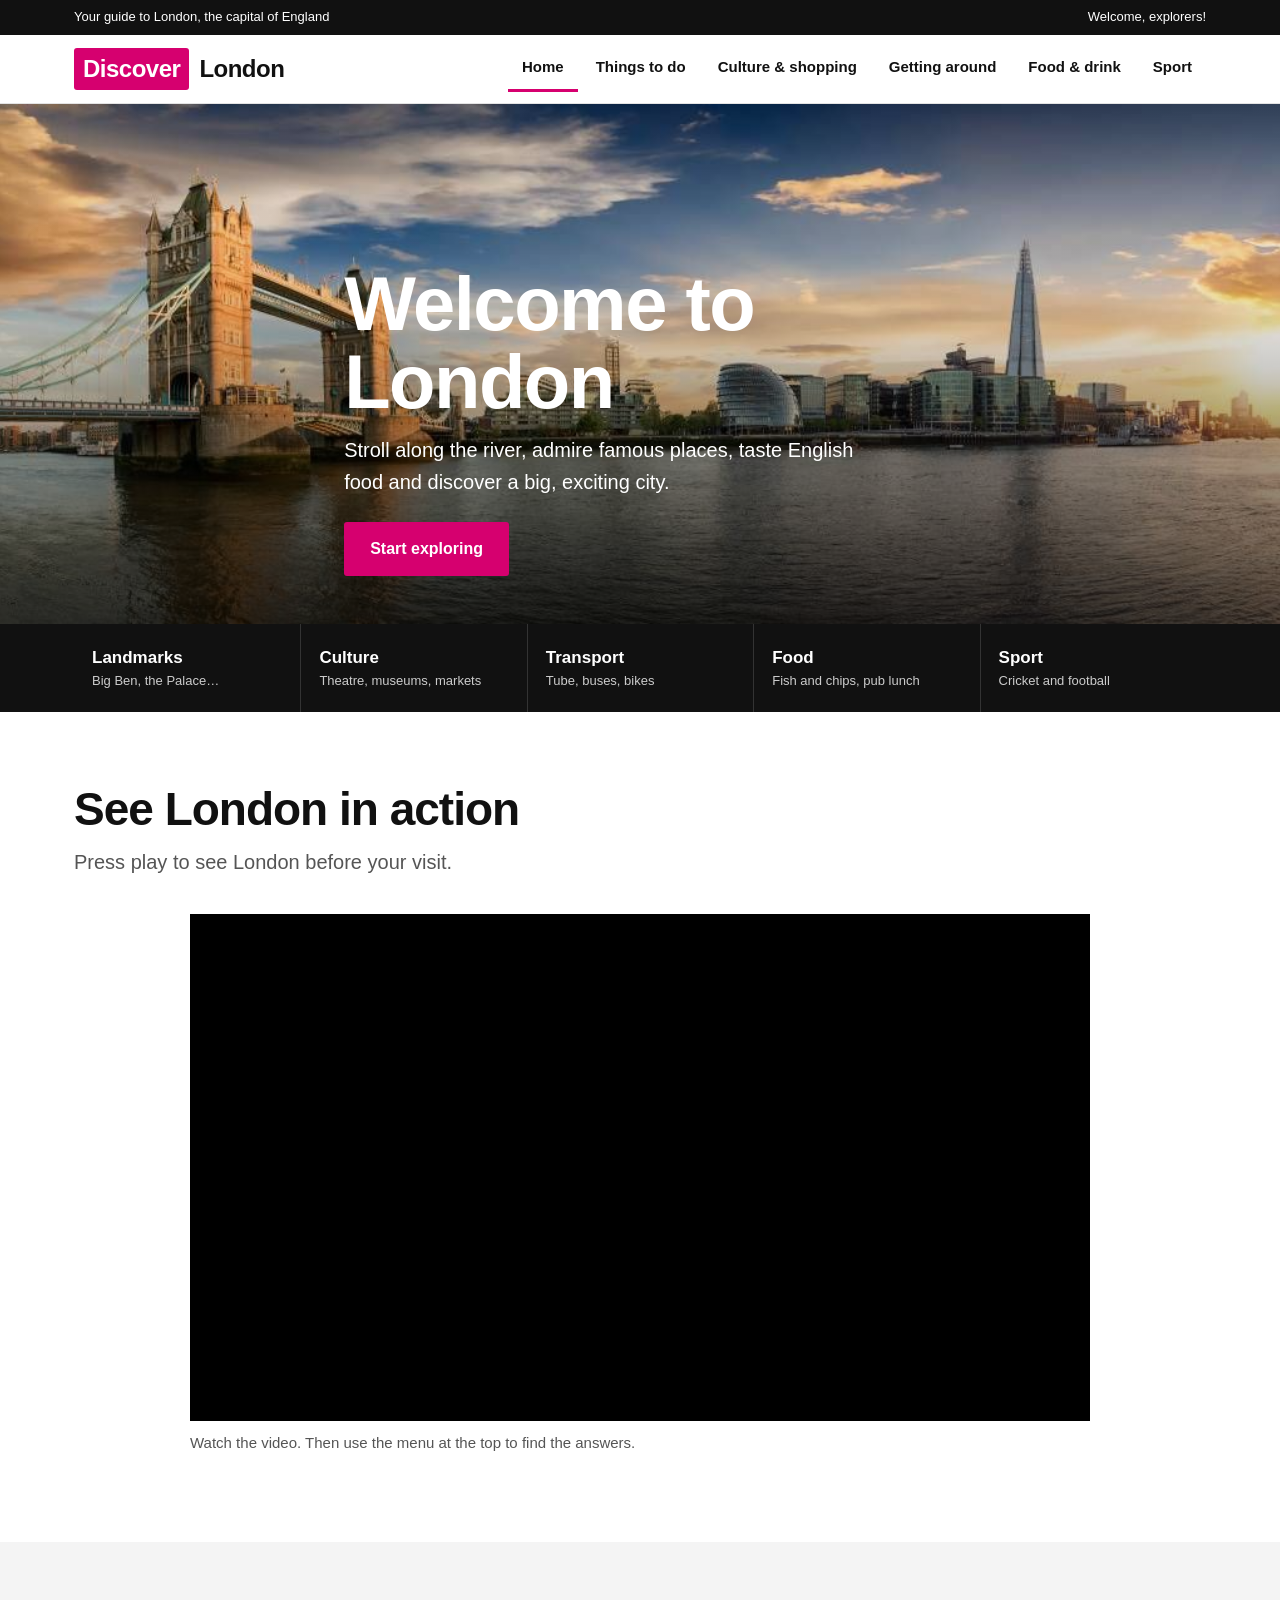
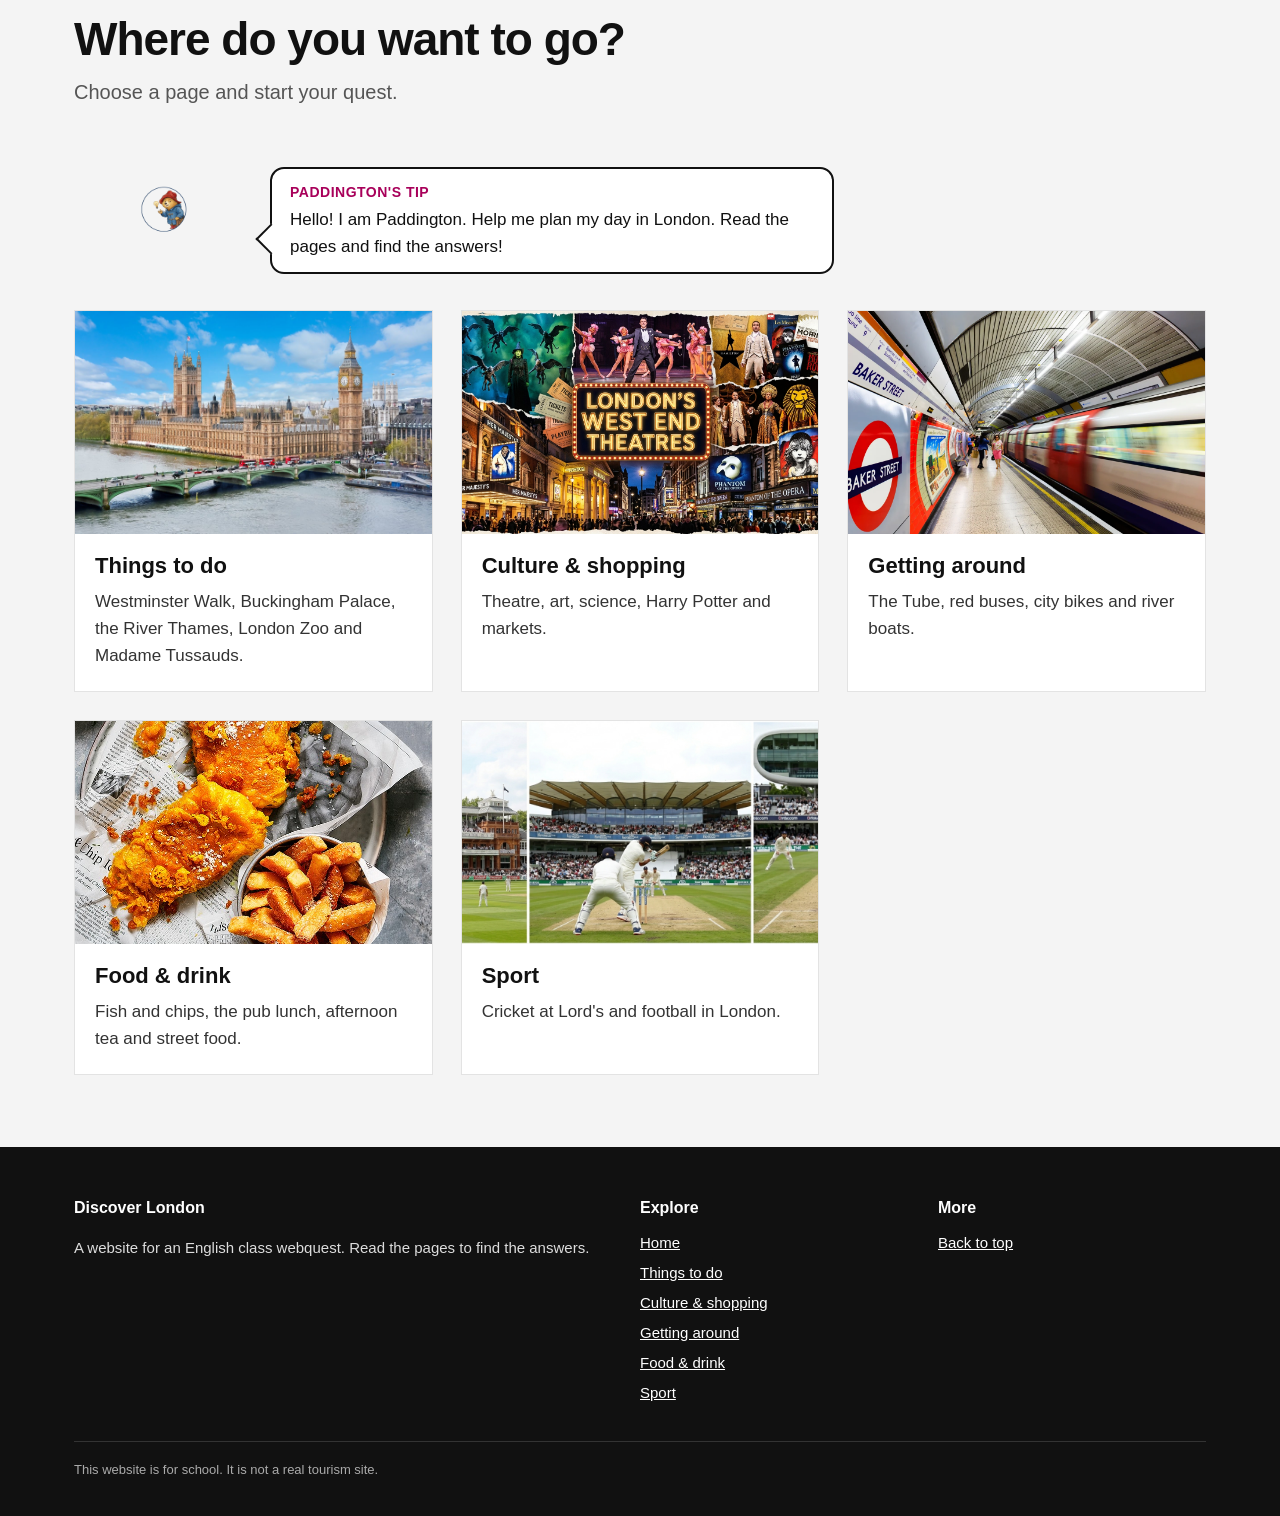
<file: index.html>
<!DOCTYPE html>
<html lang="en">
<head>
<meta charset="utf-8">
<meta name="viewport" content="width=device-width, initial-scale=1">
<title>Discover London – Your guide to the capital</title>
<link rel="stylesheet" href="style.css">
</head>
<body>

<div class="topbar"><div class="wrap"><span>Your guide to London, the capital of England</span><span>Welcome, explorers!</span></div></div>

<header class="site">
  <div class="wrap">
    <a class="logo" href="index.html"><span>Discover</span>London</a>
    <nav aria-label="Main">
      <ul>
        <li><a href="index.html" aria-current="page">Home</a></li>
        <li><a href="things-to-do.html">Things to do</a></li>
        <li><a href="culture.html">Culture &amp; shopping</a></li>
        <li><a href="transport.html">Getting around</a></li>
        <li><a href="food.html">Food &amp; drink</a></li>
        <li><a href="sport.html">Sport</a></li>
      </ul>
    </nav>
  </div>
</header>

<main id="top">

<div class="hero">
  <img src="images/hero.jpg" alt="" onerror="this.remove()">
  <div class="wrap">
    <h1>Welcome to London</h1>
    <p>Stroll along the river, admire famous places, taste English food and discover a big, exciting city.</p>
    <a class="btn" href="things-to-do.html">Start exploring</a>
  </div>
</div>

<div class="quick">
  <div class="wrap">
    <a href="things-to-do.html">Landmarks<small>Big Ben, the Palace…</small></a>
    <a href="culture.html">Culture<small>Theatre, museums, markets</small></a>
    <a href="transport.html">Transport<small>Tube, buses, bikes</small></a>
    <a href="food.html">Food<small>Fish and chips, pub lunch</small></a>
    <a href="sport.html">Sport<small>Cricket and football</small></a>
  </div>
</div>

<section>
  <div class="wrap">
    <h2>See London in action</h2>
    <p class="lead">Press play to see London before your visit.</p>
    <div class="video-box">
      <div class="video">
        <iframe src="https://www.youtube-nocookie.com/embed/hDOOMjDkMe0" title="Discover London video" loading="lazy" allow="accelerometer; encrypted-media; gyroscope; picture-in-picture" allowfullscreen referrerpolicy="strict-origin-when-cross-origin"></iframe>
      </div>
      <p class="caption">Watch the video. Then use the menu at the top to find the answers.</p>
    </div>
  </div>
</section>

<section class="alt">
  <div class="wrap">
    <h2>Where do you want to go?</h2>
    <p class="lead">Choose a page and start your quest.</p>
    <aside class="tip">
      <div class="tip-img"><span>P</span><img src="images/paddington.png" alt="Paddington Bear" onerror="this.parentNode.className='tip-img noimg';this.remove()"></div>
      <div class="bubble"><strong>Paddington's tip</strong><p>Hello! I am Paddington. Help me plan my day in London. Read the pages and find the answers!</p></div>
    </aside>
    <div class="grid">
      <a class="card" href="things-to-do.html">
        <div class="ph"><span>Things to do</span><img src="images/westminster.jpg" alt="" onerror="this.remove()"></div>
        <div class="body">
          <h3>Things to do</h3>
          <p>Westminster Walk, Buckingham Palace, the River Thames, London Zoo and Madame Tussauds.</p>
        </div>
      </a>
      <a class="card" href="culture.html">
        <div class="ph c4"><span>Culture &amp; shopping</span><img src="images/westend.jpg" alt="" onerror="this.remove()"></div>
        <div class="body">
          <h3>Culture &amp; shopping</h3>
          <p>Theatre, art, science, Harry Potter and markets.</p>
        </div>
      </a>
      <a class="card" href="transport.html">
        <div class="ph c2"><span>Getting around</span><img src="images/tube.jpg" alt="" onerror="this.remove()"></div>
        <div class="body">
          <h3>Getting around</h3>
          <p>The Tube, red buses, city bikes and river boats.</p>
        </div>
      </a>
      <a class="card" href="food.html">
        <div class="ph c3"><span>Food &amp; drink</span><img src="images/fishandchips.jpg" alt="" onerror="this.remove()"></div>
        <div class="body">
          <h3>Food &amp; drink</h3>
          <p>Fish and chips, the pub lunch, afternoon tea and street food.</p>
        </div>
      </a>
      <a class="card" href="sport.html">
        <div class="ph c4"><span>Sport</span><img src="images/cricket.jpg" alt="" onerror="this.remove()"></div>
        <div class="body">
          <h3>Sport</h3>
          <p>Cricket at Lord's and football in London.</p>
        </div>
      </a>
    </div>
  </div>
</section>

</main>

<footer>
  <div class="wrap">
    <div class="cols">
      <div>
        <h4>Discover London</h4>
        <p>A website for an English class webquest. Read the pages to find the answers.</p>
      </div>
      <div>
        <h4>Explore</h4>
        <ul>
          <li><a href="index.html">Home</a></li>
          <li><a href="things-to-do.html">Things to do</a></li>
          <li><a href="culture.html">Culture &amp; shopping</a></li>
          <li><a href="transport.html">Getting around</a></li>
          <li><a href="food.html">Food &amp; drink</a></li>
          <li><a href="sport.html">Sport</a></li>
        </ul>
      </div>
      <div>
        <h4>More</h4>
        <ul>
          <li><a href="#top">Back to top</a></li>
        </ul>
      </div>
    </div>
    <div class="legal">This website is for school. It is not a real tourism site.</div>
  </div>
</footer>

</body>
</html>
</file>
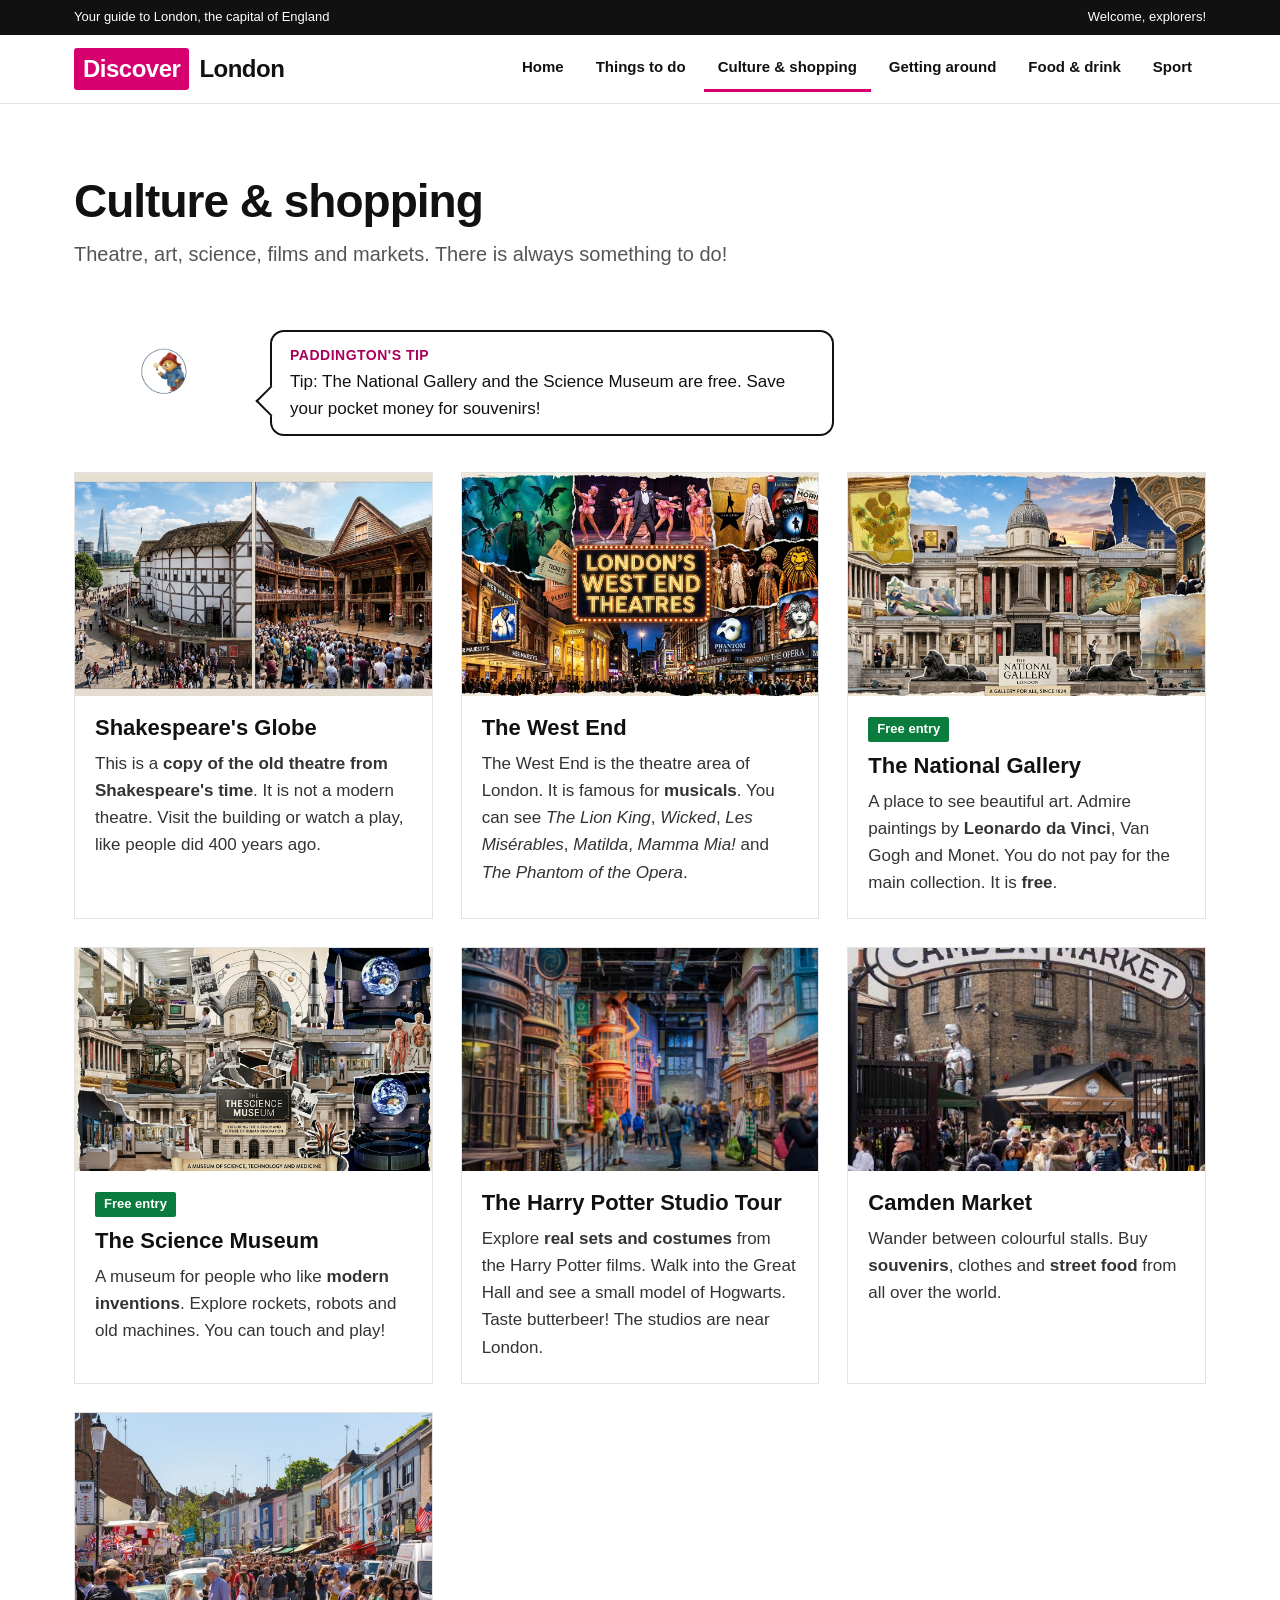
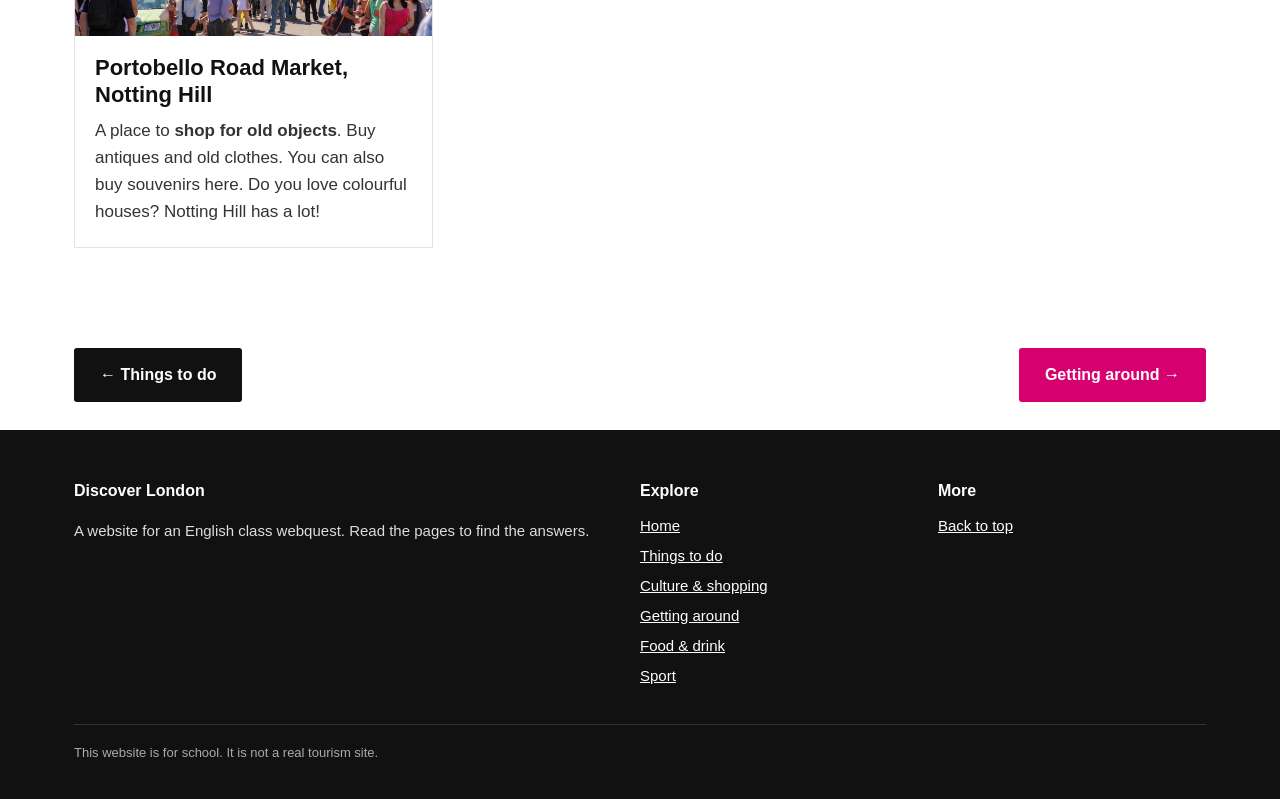
<file: culture.html>
<!DOCTYPE html>
<html lang="en">
<head>
<meta charset="utf-8">
<meta name="viewport" content="width=device-width, initial-scale=1">
<title>Culture & shopping – Discover London</title>
<link rel="stylesheet" href="style.css">
</head>
<body>

<div class="topbar"><div class="wrap"><span>Your guide to London, the capital of England</span><span>Welcome, explorers!</span></div></div>

<header class="site">
  <div class="wrap">
    <a class="logo" href="index.html"><span>Discover</span>London</a>
    <nav aria-label="Main">
      <ul>
        <li><a href="index.html">Home</a></li>
        <li><a href="things-to-do.html">Things to do</a></li>
        <li><a href="culture.html" aria-current="page">Culture &amp; shopping</a></li>
        <li><a href="transport.html">Getting around</a></li>
        <li><a href="food.html">Food &amp; drink</a></li>
        <li><a href="sport.html">Sport</a></li>
      </ul>
    </nav>
  </div>
</header>

<main id="top">

<section id="culture">
  <div class="wrap">
    <h2>Culture &amp; shopping</h2>
    <p class="lead">Theatre, art, science, films and markets. There is always something to do!</p>
    <aside class="tip">
      <div class="tip-img"><span>P</span><img src="images/paddington.png" alt="Paddington Bear" onerror="this.parentNode.className='tip-img noimg';this.remove()"></div>
      <div class="bubble"><strong>Paddington's tip</strong><p>Tip: The National Gallery and the Science Museum are free. Save your pocket money for souvenirs!</p></div>
    </aside>

    <div class="grid">
      <article class="card">
        <div class="ph c2"><span>Shakespeare's Globe</span><img src="images/globe.jpg" alt="Inside Shakespeare's Globe theatre" onerror="this.remove()"></div>
        <div class="body">
          <h3>Shakespeare's Globe</h3>
          <p>This is a <strong>copy of the old theatre from Shakespeare's time</strong>. It is not a modern theatre. Visit the building or watch a play, like people did 400 years ago.</p>
        </div>
      </article>
      <article class="card">
        <div class="ph c4"><span>West End theatres</span><img src="images/westend.jpg" alt="West End theatre lights" onerror="this.remove()"></div>
        <div class="body">
          <h3>The West End</h3>
          <p>The West End is the theatre area of London. It is famous for <strong>musicals</strong>. You can see <em>The Lion King</em>, <em>Wicked</em>, <em>Les Misérables</em>, <em>Matilda</em>, <em>Mamma Mia!</em> and <em>The Phantom of the Opera</em>.</p>
        </div>
      </article>
      <article class="card">
        <div class="ph c3"><span>National Gallery</span><img src="images/gallery.jpg" alt="Paintings in the National Gallery" onerror="this.remove()"></div>
        <div class="body">
          <span class="tag free">Free entry</span>
          <h3>The National Gallery</h3>
          <p>A place to see beautiful art. Admire paintings by <strong>Leonardo da Vinci</strong>, Van Gogh and Monet. You do not pay for the main collection. It is <strong>free</strong>.</p>
        </div>
      </article>
      <article class="card">
        <div class="ph"><span>Science Museum</span><img src="images/science.jpg" alt="Inside the Science Museum" onerror="this.remove()"></div>
        <div class="body">
          <span class="tag free">Free entry</span>
          <h3>The Science Museum</h3>
          <p>A museum for people who like <strong>modern inventions</strong>. Explore rockets, robots and old machines. You can touch and play!</p>
        </div>
      </article>
      <article class="card">
        <div class="ph c2"><span>Harry Potter Studio Tour</span><img src="images/harrypotter.jpg" alt="Harry Potter studio set" onerror="this.remove()"></div>
        <div class="body">
          <h3>The Harry Potter Studio Tour</h3>
          <p>Explore <strong>real sets and costumes</strong> from the Harry Potter films. Walk into the Great Hall and see a small model of Hogwarts. Taste butterbeer! The studios are near London.</p>
        </div>
      </article>
      <article class="card">
        <div class="ph c3"><span>Camden Market</span><img src="images/camden.jpg" alt="Stalls at Camden Market" onerror="this.remove()"></div>
        <div class="body">
          <h3>Camden Market</h3>
          <p>Wander between colourful stalls. Buy <strong>souvenirs</strong>, clothes and <strong>street food</strong> from all over the world.</p>
        </div>
      </article>
      <article class="card">
        <div class="ph c2"><span>Portobello Road Market</span><img src="images/portobello.jpg" alt="Antique stalls on Portobello Road" onerror="this.remove()"></div>
        <div class="body">
          <h3>Portobello Road Market, Notting Hill</h3>
          <p>A place to <strong>shop for old objects</strong>. Buy antiques and old clothes. You can also buy souvenirs here. Do you love colourful houses? Notting Hill has a lot!</p>
        </div>
      </article>
    </div>
  </div>
</section>

<div class="pager">
  <a class="btn dark" href="things-to-do.html">← Things to do</a>
  <a class="btn" href="transport.html">Getting around →</a>
</div>

</main>

<footer>
  <div class="wrap">
    <div class="cols">
      <div>
        <h4>Discover London</h4>
        <p>A website for an English class webquest. Read the pages to find the answers.</p>
      </div>
      <div>
        <h4>Explore</h4>
        <ul>
          <li><a href="index.html">Home</a></li>
          <li><a href="things-to-do.html">Things to do</a></li>
          <li><a href="culture.html">Culture &amp; shopping</a></li>
          <li><a href="transport.html">Getting around</a></li>
          <li><a href="food.html">Food &amp; drink</a></li>
          <li><a href="sport.html">Sport</a></li>
        </ul>
      </div>
      <div>
        <h4>More</h4>
        <ul>
          <li><a href="#top">Back to top</a></li>
        </ul>
      </div>
    </div>
    <div class="legal">This website is for school. It is not a real tourism site.</div>
  </div>
</footer>

</body>
</html>
</file>
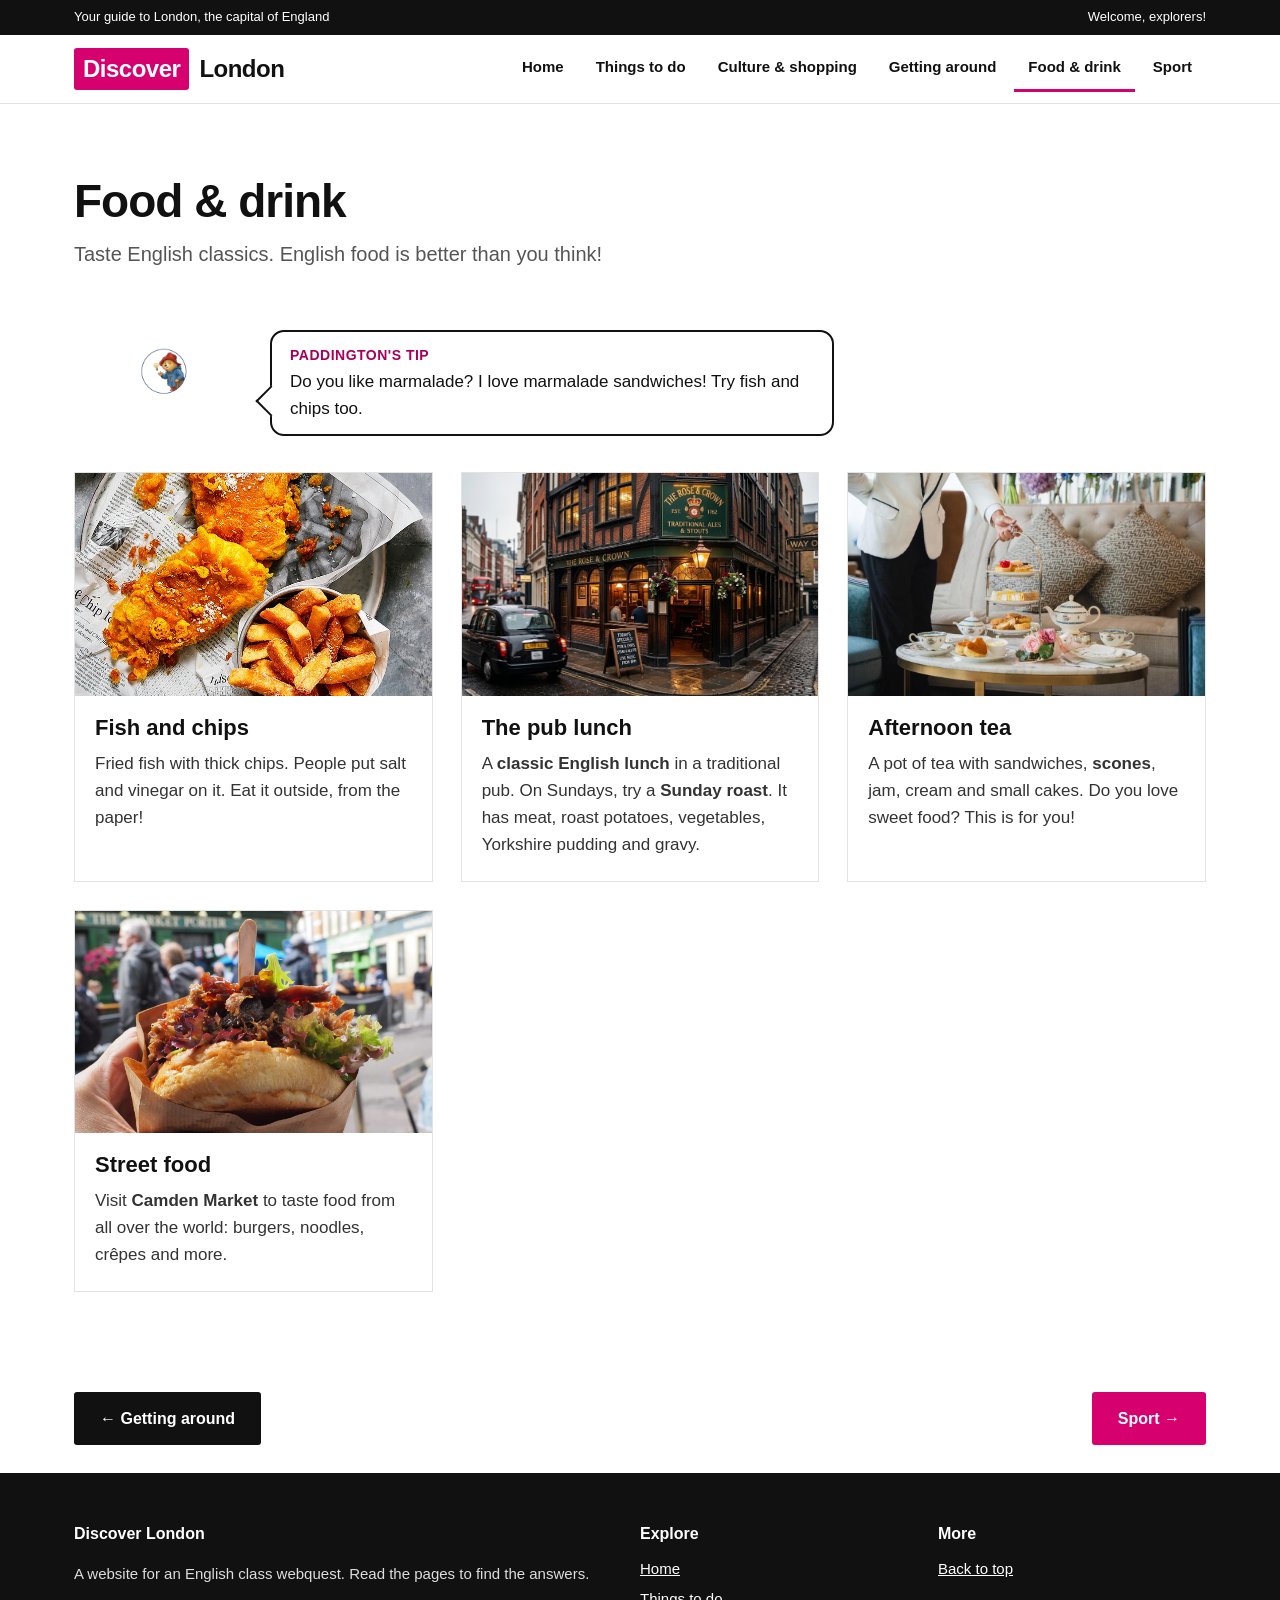
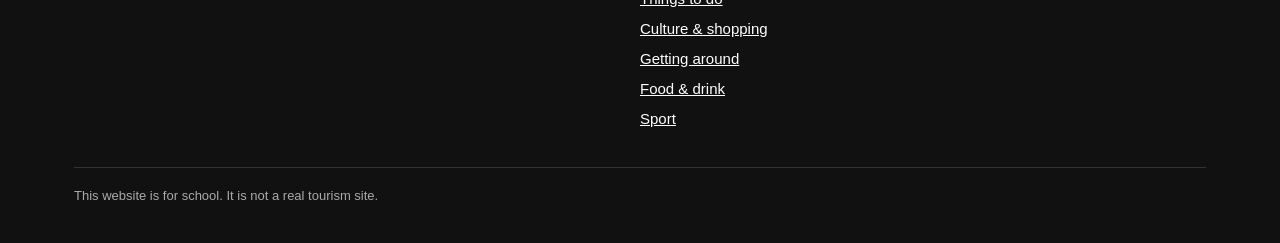
<file: food.html>
<!DOCTYPE html>
<html lang="en">
<head>
<meta charset="utf-8">
<meta name="viewport" content="width=device-width, initial-scale=1">
<title>Food & drink – Discover London</title>
<link rel="stylesheet" href="style.css">
</head>
<body>

<div class="topbar"><div class="wrap"><span>Your guide to London, the capital of England</span><span>Welcome, explorers!</span></div></div>

<header class="site">
  <div class="wrap">
    <a class="logo" href="index.html"><span>Discover</span>London</a>
    <nav aria-label="Main">
      <ul>
        <li><a href="index.html">Home</a></li>
        <li><a href="things-to-do.html">Things to do</a></li>
        <li><a href="culture.html">Culture &amp; shopping</a></li>
        <li><a href="transport.html">Getting around</a></li>
        <li><a href="food.html" aria-current="page">Food &amp; drink</a></li>
        <li><a href="sport.html">Sport</a></li>
      </ul>
    </nav>
  </div>
</header>

<main id="top">

<section id="food">
  <div class="wrap">
    <h2>Food &amp; drink</h2>
    <p class="lead">Taste English classics. English food is better than you think!</p>
    <aside class="tip">
      <div class="tip-img"><span>P</span><img src="images/paddington.png" alt="Paddington Bear" onerror="this.parentNode.className='tip-img noimg';this.remove()"></div>
      <div class="bubble"><strong>Paddington's tip</strong><p>Do you like marmalade? I love marmalade sandwiches! Try fish and chips too.</p></div>
    </aside>

    <div class="grid">
      <article class="card">
        <div class="ph c2"><span>Fish and chips</span><img src="images/fishandchips.jpg" alt="Fish and chips" onerror="this.remove()"></div>
        <div class="body">
          <h3>Fish and chips</h3>
          <p>Fried fish with thick chips. People put salt and vinegar on it. Eat it outside, from the paper!</p>
        </div>
      </article>
      <article class="card">
        <div class="ph c3"><span>Pub lunch</span><img src="images/pub.jpg" alt="A traditional English pub" onerror="this.remove()"></div>
        <div class="body">
          <h3>The pub lunch</h3>
          <p>A <strong>classic English lunch</strong> in a traditional pub. On Sundays, try a <strong>Sunday roast</strong>. It has meat, roast potatoes, vegetables, Yorkshire pudding and gravy.</p>
        </div>
      </article>
      <article class="card">
        <div class="ph c4"><span>Afternoon tea</span><img src="images/tea.jpg" alt="Afternoon tea with scones" onerror="this.remove()"></div>
        <div class="body">
          <h3>Afternoon tea</h3>
          <p>A pot of tea with sandwiches, <strong>scones</strong>, jam, cream and small cakes. Do you love sweet food? This is for you!</p>
        </div>
      </article>
      <article class="card">
        <div class="ph"><span>Street food</span><img src="images/streetfood.jpg" alt="Street food stall" onerror="this.remove()"></div>
        <div class="body">
          <h3>Street food</h3>
          <p>Visit <strong>Camden Market</strong> to taste food from all over the world: burgers, noodles, crêpes and more.</p>
        </div>
      </article>
    </div>
  </div>
</section>

<div class="pager">
  <a class="btn dark" href="transport.html">← Getting around</a>
  <a class="btn" href="sport.html">Sport →</a>
</div>

</main>

<footer>
  <div class="wrap">
    <div class="cols">
      <div>
        <h4>Discover London</h4>
        <p>A website for an English class webquest. Read the pages to find the answers.</p>
      </div>
      <div>
        <h4>Explore</h4>
        <ul>
          <li><a href="index.html">Home</a></li>
          <li><a href="things-to-do.html">Things to do</a></li>
          <li><a href="culture.html">Culture &amp; shopping</a></li>
          <li><a href="transport.html">Getting around</a></li>
          <li><a href="food.html">Food &amp; drink</a></li>
          <li><a href="sport.html">Sport</a></li>
        </ul>
      </div>
      <div>
        <h4>More</h4>
        <ul>
          <li><a href="#top">Back to top</a></li>
        </ul>
      </div>
    </div>
    <div class="legal">This website is for school. It is not a real tourism site.</div>
  </div>
</footer>

</body>
</html>
</file>
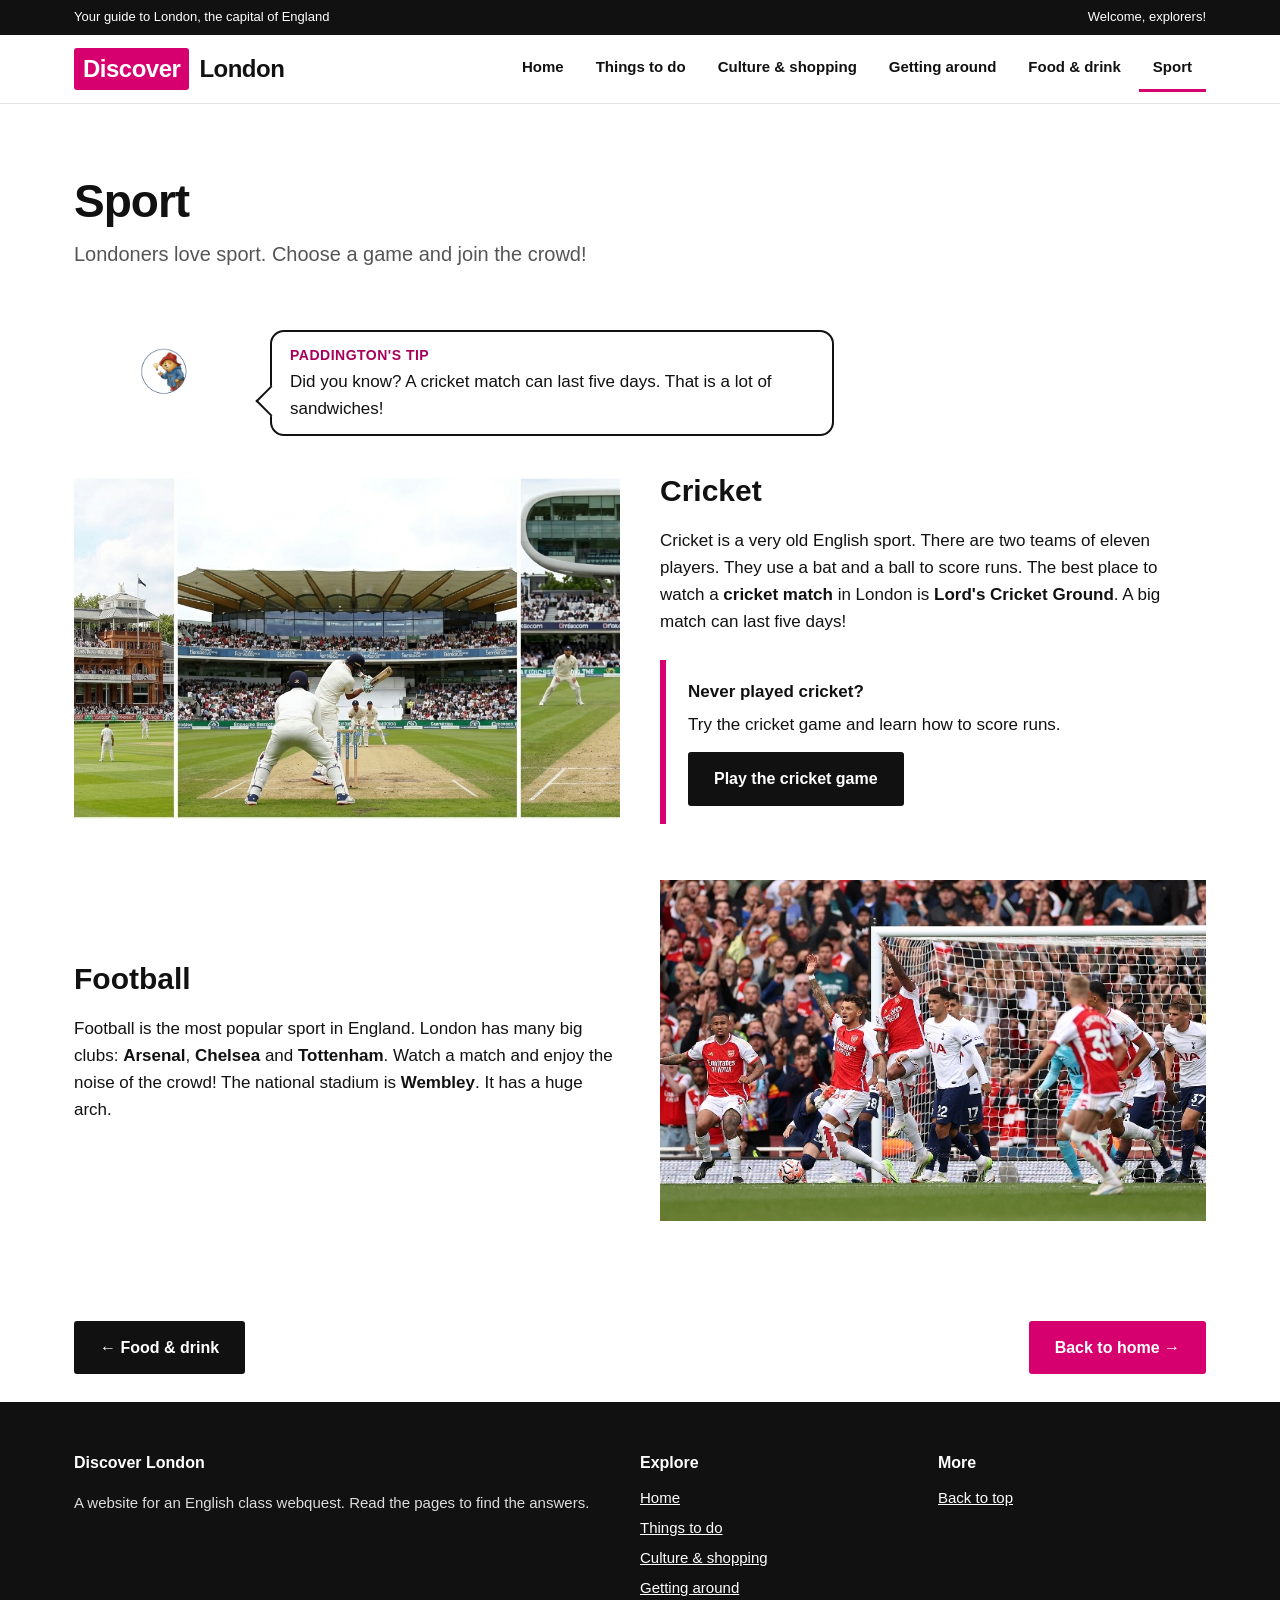
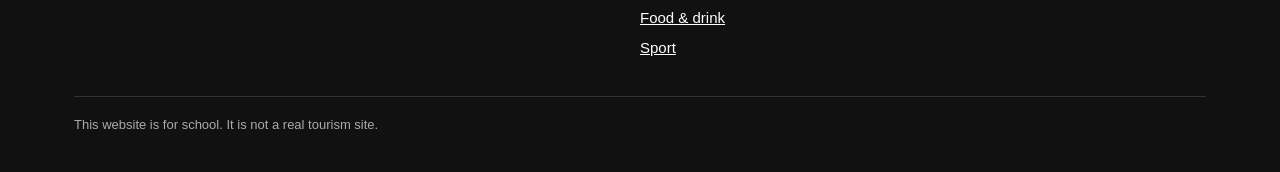
<file: sport.html>
<!DOCTYPE html>
<html lang="en">
<head>
<meta charset="utf-8">
<meta name="viewport" content="width=device-width, initial-scale=1">
<title>Sport – Discover London</title>
<link rel="stylesheet" href="style.css">
</head>
<body>

<div class="topbar"><div class="wrap"><span>Your guide to London, the capital of England</span><span>Welcome, explorers!</span></div></div>

<header class="site">
  <div class="wrap">
    <a class="logo" href="index.html"><span>Discover</span>London</a>
    <nav aria-label="Main">
      <ul>
        <li><a href="index.html">Home</a></li>
        <li><a href="things-to-do.html">Things to do</a></li>
        <li><a href="culture.html">Culture &amp; shopping</a></li>
        <li><a href="transport.html">Getting around</a></li>
        <li><a href="food.html">Food &amp; drink</a></li>
        <li><a href="sport.html" aria-current="page">Sport</a></li>
      </ul>
    </nav>
  </div>
</header>

<main id="top">

<section id="sport" >
  <div class="wrap">
    <h2>Sport</h2>
    <p class="lead">Londoners love sport. Choose a game and join the crowd!</p>
    <aside class="tip">
      <div class="tip-img"><span>P</span><img src="images/paddington.png" alt="Paddington Bear" onerror="this.parentNode.className='tip-img noimg';this.remove()"></div>
      <div class="bubble"><strong>Paddington's tip</strong><p>Did you know? A cricket match can last five days. That is a lot of sandwiches!</p></div>
    </aside>

    <div class="feature" style="margin-bottom:56px">
      <div class="ph c3"><span>Lord's Cricket Ground</span><img src="images/cricket.jpg" alt="A cricket match at Lord's" onerror="this.remove()"></div>
      <div>
        <h3 style="font-size:30px">Cricket</h3>
        <p>Cricket is a very old English sport. There are two teams of eleven players. They use a bat and a ball to score runs. The best place to watch a <strong>cricket match</strong> in London is <strong>Lord's Cricket Ground</strong>. A big match can last five days!</p>
        <div class="callout">
          <strong>Never played cricket?</strong>
          <p style="margin:6px 0 14px">Try the cricket game and learn how to score runs.</p>
          <a class="btn dark" href="https://www.google.com/logos/2017/cricket17/cricket17.html?hl=en&amp;origin=www.google.com" target="_blank" rel="noopener noreferrer">Play the cricket game</a>
        </div>
      </div>
    </div>

    <div class="feature flip">
      <div class="ph c2"><span>Wembley Stadium</span><img src="images/football.jpg" alt="A football stadium" onerror="this.remove()"></div>
      <div>
        <h3 style="font-size:30px">Football</h3>
        <p>Football is the most popular sport in England. London has many big clubs: <strong>Arsenal</strong>, <strong>Chelsea</strong> and <strong>Tottenham</strong>. Watch a match and enjoy the noise of the crowd! The national stadium is <strong>Wembley</strong>. It has a huge arch.</p>
      </div>
    </div>
  </div>
</section>

<div class="pager">
  <a class="btn dark" href="food.html">← Food &amp; drink</a>
  <a class="btn" href="index.html">Back to home →</a>
</div>

</main>

<footer>
  <div class="wrap">
    <div class="cols">
      <div>
        <h4>Discover London</h4>
        <p>A website for an English class webquest. Read the pages to find the answers.</p>
      </div>
      <div>
        <h4>Explore</h4>
        <ul>
          <li><a href="index.html">Home</a></li>
          <li><a href="things-to-do.html">Things to do</a></li>
          <li><a href="culture.html">Culture &amp; shopping</a></li>
          <li><a href="transport.html">Getting around</a></li>
          <li><a href="food.html">Food &amp; drink</a></li>
          <li><a href="sport.html">Sport</a></li>
        </ul>
      </div>
      <div>
        <h4>More</h4>
        <ul>
          <li><a href="#top">Back to top</a></li>
        </ul>
      </div>
    </div>
    <div class="legal">This website is for school. It is not a real tourism site.</div>
  </div>
</footer>

</body>
</html>
</file>
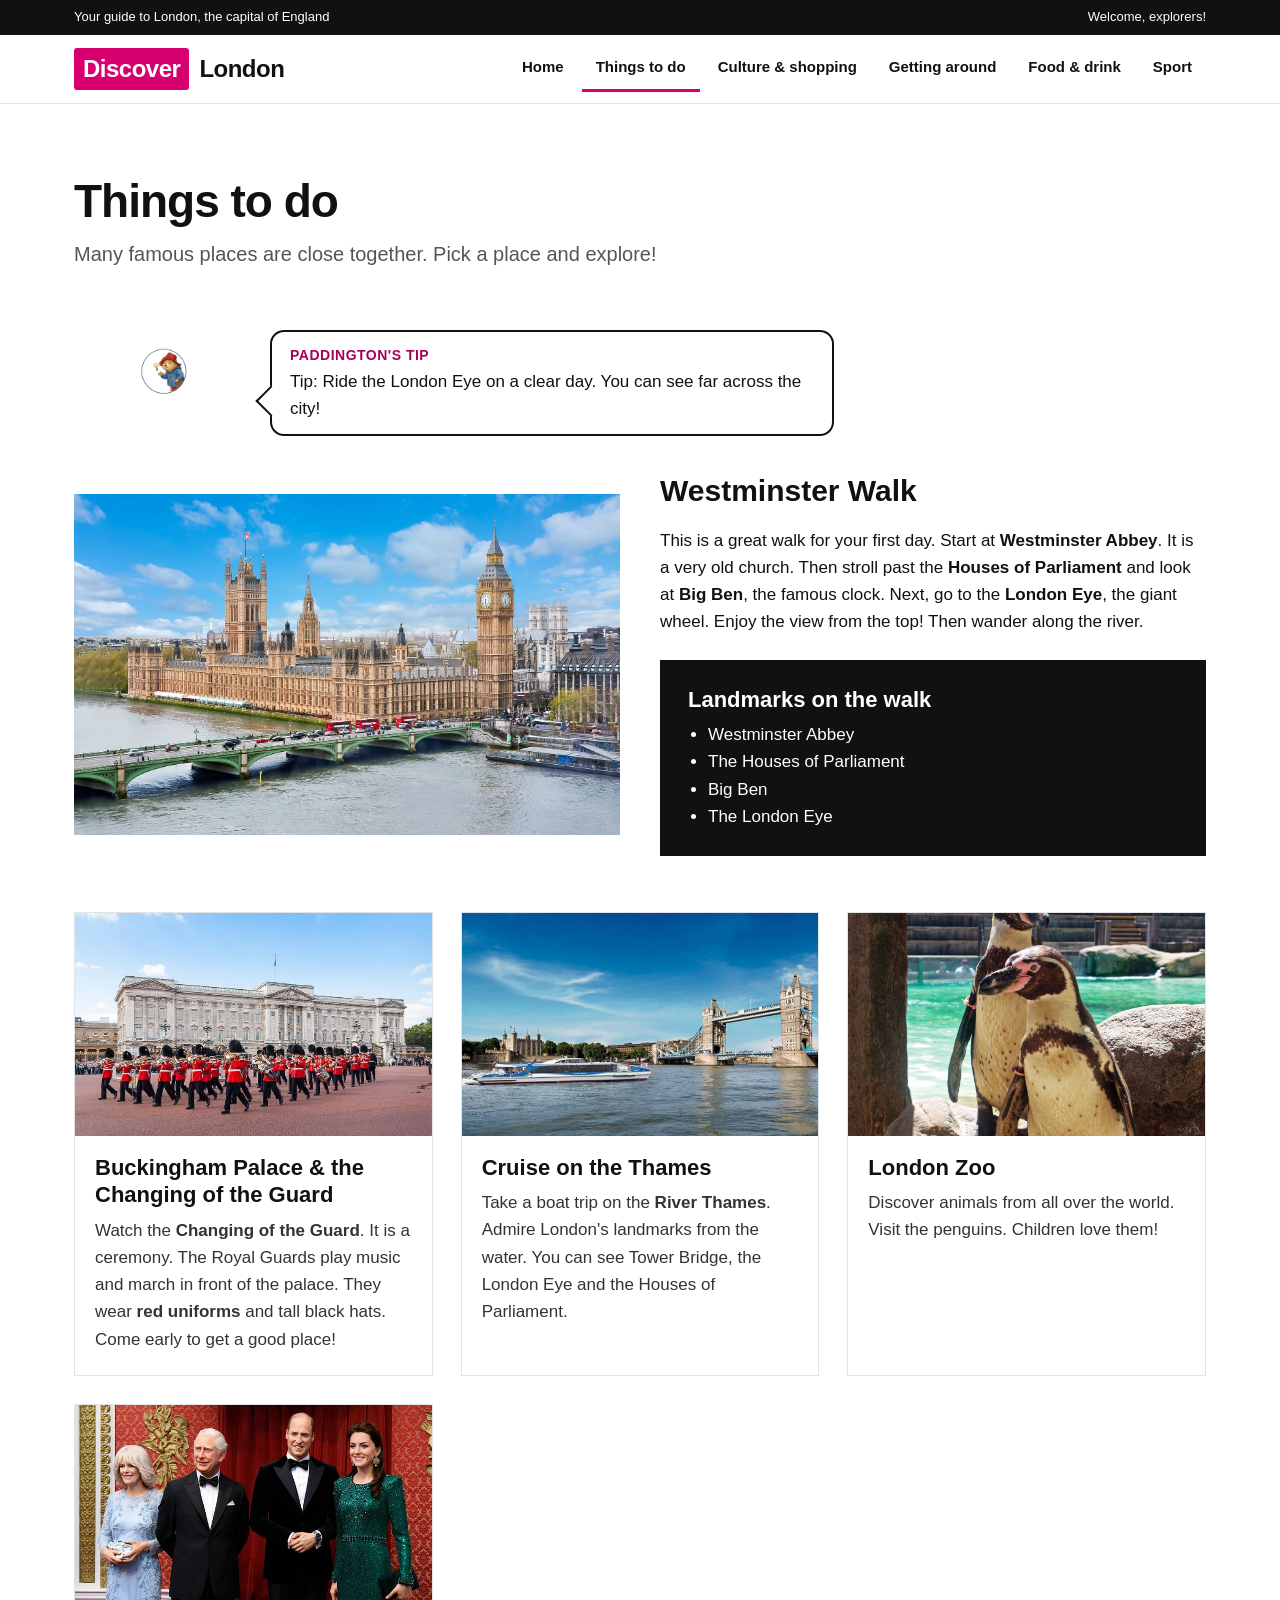
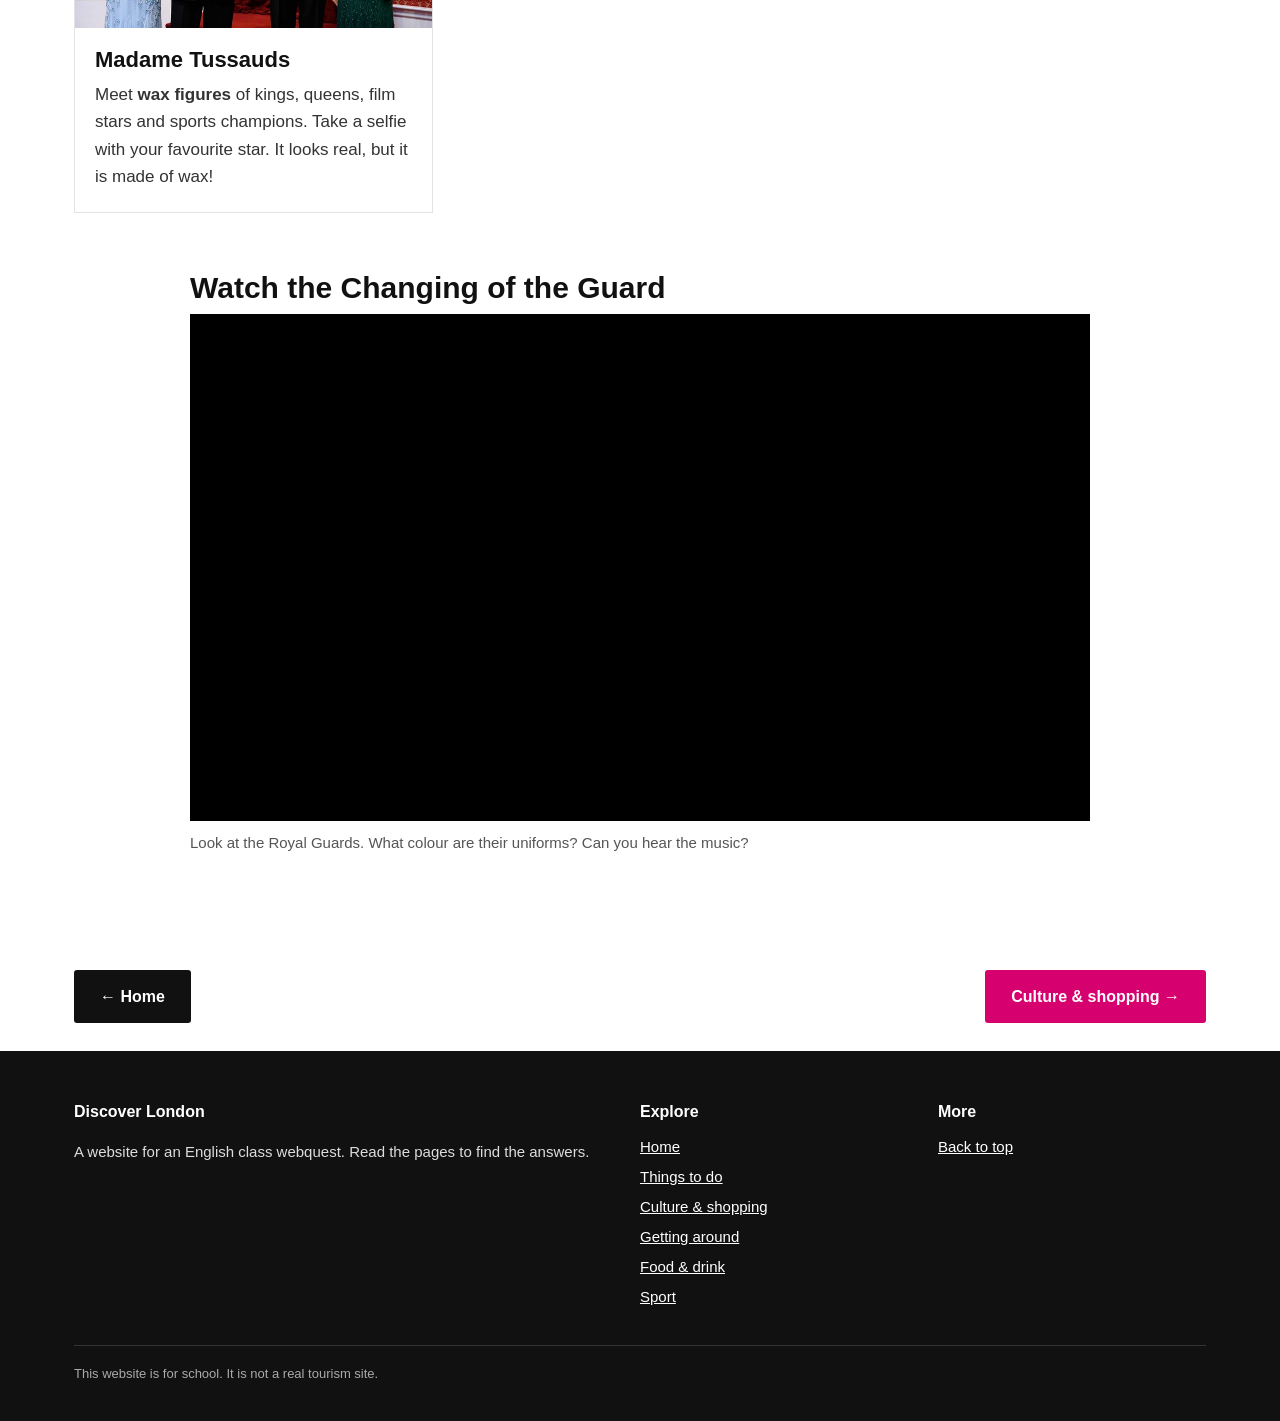
<file: things-to-do.html>
<!DOCTYPE html>
<html lang="en">
<head>
<meta charset="utf-8">
<meta name="viewport" content="width=device-width, initial-scale=1">
<title>Things to do – Discover London</title>
<link rel="stylesheet" href="style.css">
</head>
<body>

<div class="topbar"><div class="wrap"><span>Your guide to London, the capital of England</span><span>Welcome, explorers!</span></div></div>

<header class="site">
  <div class="wrap">
    <a class="logo" href="index.html"><span>Discover</span>London</a>
    <nav aria-label="Main">
      <ul>
        <li><a href="index.html">Home</a></li>
        <li><a href="things-to-do.html" aria-current="page">Things to do</a></li>
        <li><a href="culture.html">Culture &amp; shopping</a></li>
        <li><a href="transport.html">Getting around</a></li>
        <li><a href="food.html">Food &amp; drink</a></li>
        <li><a href="sport.html">Sport</a></li>
      </ul>
    </nav>
  </div>
</header>

<main id="top">

<section id="things-to-do" >
  <div class="wrap">
    <h2>Things to do</h2>
    <p class="lead">Many famous places are close together. Pick a place and explore!</p>
    <aside class="tip">
      <div class="tip-img"><span>P</span><img src="images/paddington.png" alt="Paddington Bear" onerror="this.parentNode.className='tip-img noimg';this.remove()"></div>
      <div class="bubble"><strong>Paddington's tip</strong><p>Tip: Ride the London Eye on a clear day. You can see far across the city!</p></div>
    </aside>

    <div class="feature" style="margin-bottom:56px">
      <div class="ph"><span>Westminster Walk</span><img src="images/westminster.jpg" alt="Big Ben and the Houses of Parliament" onerror="this.remove()"></div>
      <div>
        <h3 style="font-size:30px">Westminster Walk</h3>
        <p>This is a great walk for your first day. Start at <strong>Westminster Abbey</strong>. It is a very old church. Then stroll past the <strong>Houses of Parliament</strong> and look at <strong>Big Ben</strong>, the famous clock. Next, go to the <strong>London Eye</strong>, the giant wheel. Enjoy the view from the top! Then wander along the river.</p>
        <div class="facts">
          <h3>Landmarks on the walk</h3>
          <ul><li>Westminster Abbey</li><li>The Houses of Parliament</li><li>Big Ben</li><li>The London Eye</li></ul>
        </div>
      </div>
    </div>

    <div class="grid">
      <article class="card">
        <div class="ph c2"><span>Buckingham Palace</span><img src="images/palace.jpg" alt="Royal guards at Buckingham Palace" onerror="this.remove()"></div>
        <div class="body">
          <h3>Buckingham Palace &amp; the Changing of the Guard</h3>
          <p>Watch the <strong>Changing of the Guard</strong>. It is a ceremony. The Royal Guards play music and march in front of the palace. They wear <strong>red uniforms</strong> and tall black hats. Come early to get a good place!</p>
        </div>
      </article>
      <article class="card">
        <div class="ph c4"><span>River Thames</span><img src="images/thames.jpg" alt="A boat on the River Thames" onerror="this.remove()"></div>
        <div class="body">
          <h3>Cruise on the Thames</h3>
          <p>Take a boat trip on the <strong>River Thames</strong>. Admire London's landmarks from the water. You can see Tower Bridge, the London Eye and the Houses of Parliament.</p>
        </div>
      </article>
      <article class="card">
        <div class="ph c3"><span>London Zoo</span><img src="images/zoo.jpg" alt="Penguins at London Zoo" onerror="this.remove()"></div>
        <div class="body">
          <h3>London Zoo</h3>
          <p>Discover animals from all over the world. Visit the penguins. Children love them!</p>
        </div>
      </article>
      <article class="card">
        <div class="ph"><span>Madame Tussauds</span><img src="images/tussauds.jpg" alt="Wax figures at Madame Tussauds" onerror="this.remove()"></div>
        <div class="body">
          <h3>Madame Tussauds</h3>
          <p>Meet <strong>wax figures</strong> of kings, queens, film stars and sports champions. Take a selfie with your favourite star. It looks real, but it is made of wax!</p>
        </div>
      </article>
    </div>

    <div class="video-box" style="margin-top:56px">
      <h3 style="font-size:30px">Watch the Changing of the Guard</h3>
      <div class="video">
        <iframe src="https://www.youtube-nocookie.com/embed/WAp3DBVds90" title="Changing of the Guard video" loading="lazy" allow="accelerometer; encrypted-media; gyroscope; picture-in-picture" allowfullscreen referrerpolicy="strict-origin-when-cross-origin"></iframe>
      </div>
      <p class="caption">Look at the Royal Guards. What colour are their uniforms? Can you hear the music?</p>
    </div>
  </div>
</section>

<div class="pager">
  <a class="btn dark" href="index.html">← Home</a>
  <a class="btn" href="culture.html">Culture &amp; shopping →</a>
</div>

</main>

<footer>
  <div class="wrap">
    <div class="cols">
      <div>
        <h4>Discover London</h4>
        <p>A website for an English class webquest. Read the pages to find the answers.</p>
      </div>
      <div>
        <h4>Explore</h4>
        <ul>
          <li><a href="index.html">Home</a></li>
          <li><a href="things-to-do.html">Things to do</a></li>
          <li><a href="culture.html">Culture &amp; shopping</a></li>
          <li><a href="transport.html">Getting around</a></li>
          <li><a href="food.html">Food &amp; drink</a></li>
          <li><a href="sport.html">Sport</a></li>
        </ul>
      </div>
      <div>
        <h4>More</h4>
        <ul>
          <li><a href="#top">Back to top</a></li>
        </ul>
      </div>
    </div>
    <div class="legal">This website is for school. It is not a real tourism site.</div>
  </div>
</footer>

</body>
</html>
</file>
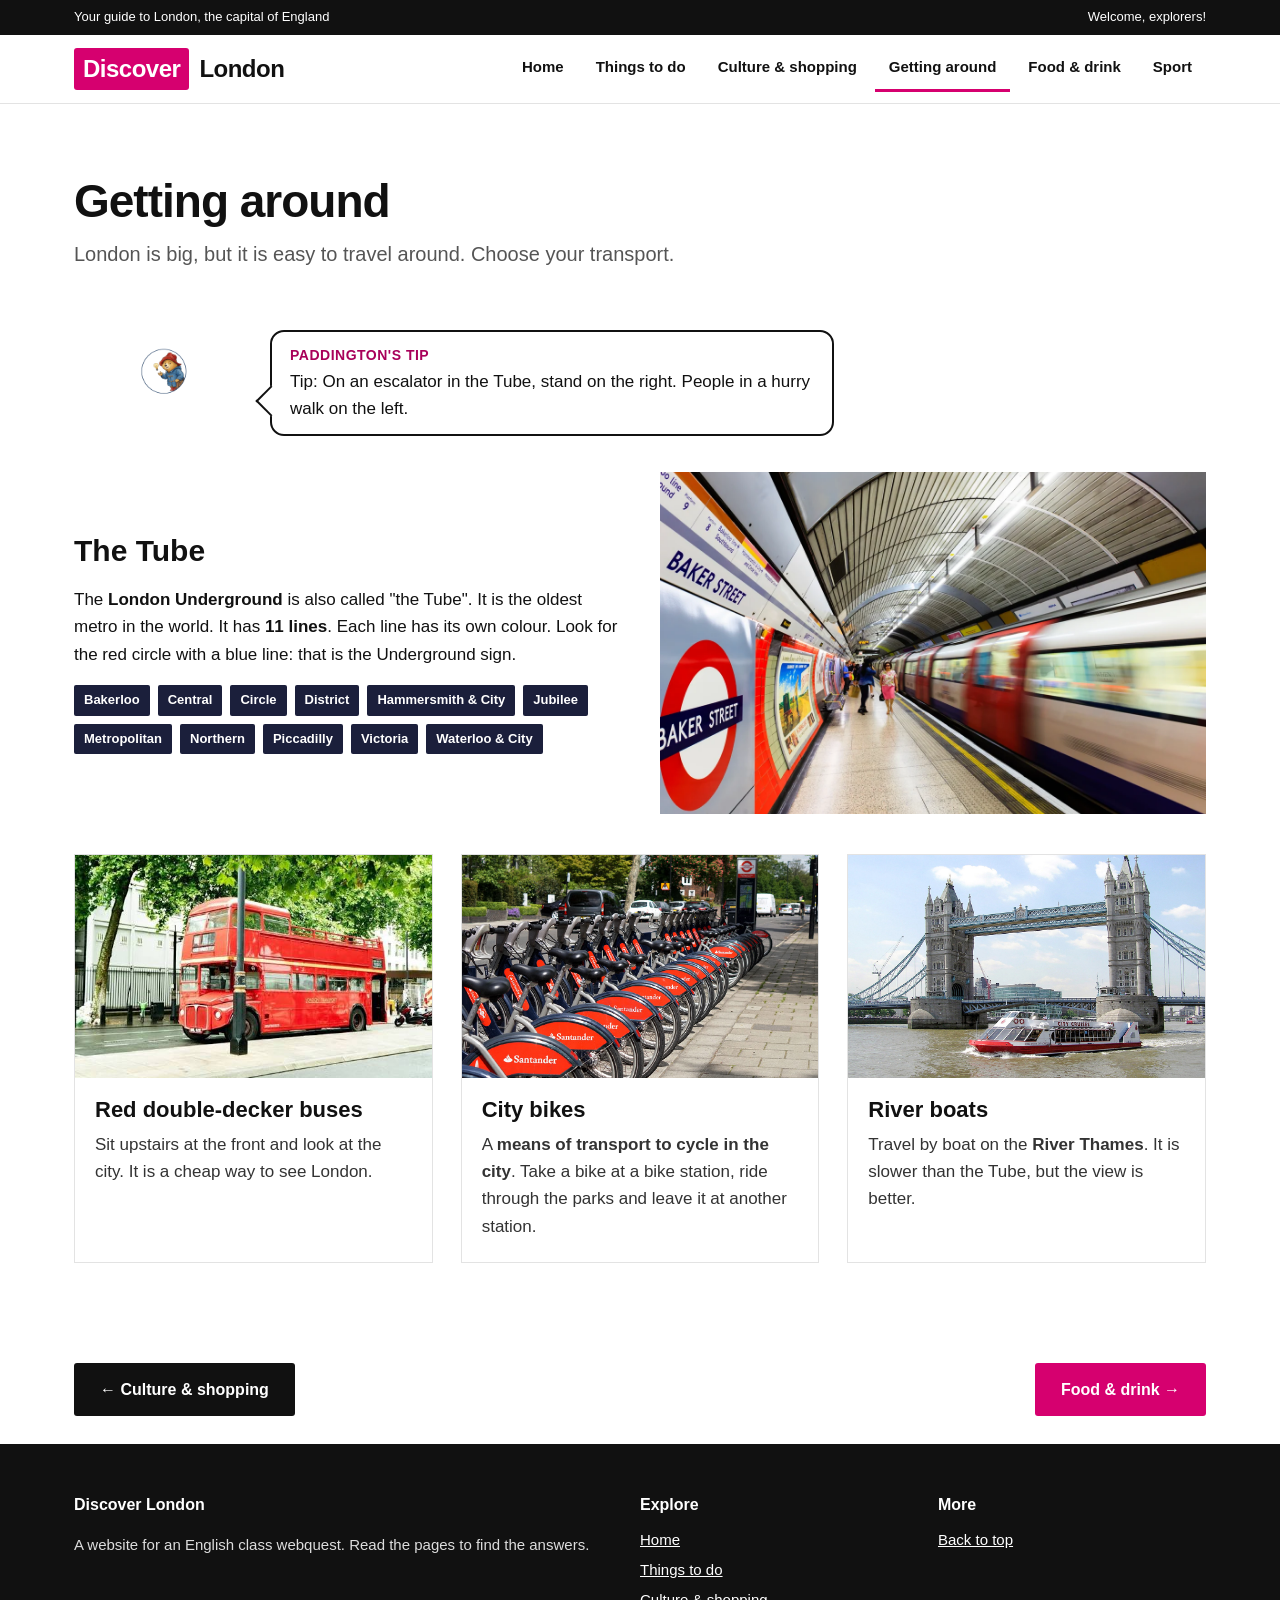
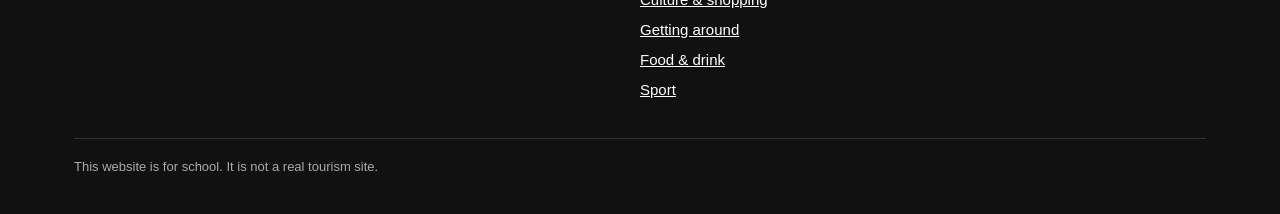
<file: transport.html>
<!DOCTYPE html>
<html lang="en">
<head>
<meta charset="utf-8">
<meta name="viewport" content="width=device-width, initial-scale=1">
<title>Getting around – Discover London</title>
<link rel="stylesheet" href="style.css">
</head>
<body>

<div class="topbar"><div class="wrap"><span>Your guide to London, the capital of England</span><span>Welcome, explorers!</span></div></div>

<header class="site">
  <div class="wrap">
    <a class="logo" href="index.html"><span>Discover</span>London</a>
    <nav aria-label="Main">
      <ul>
        <li><a href="index.html">Home</a></li>
        <li><a href="things-to-do.html">Things to do</a></li>
        <li><a href="culture.html">Culture &amp; shopping</a></li>
        <li><a href="transport.html" aria-current="page">Getting around</a></li>
        <li><a href="food.html">Food &amp; drink</a></li>
        <li><a href="sport.html">Sport</a></li>
      </ul>
    </nav>
  </div>
</header>

<main id="top">

<section id="transport" >
  <div class="wrap">
    <h2>Getting around</h2>
    <p class="lead">London is big, but it is easy to travel around. Choose your transport.</p>
    <aside class="tip">
      <div class="tip-img"><span>P</span><img src="images/paddington.png" alt="Paddington Bear" onerror="this.parentNode.className='tip-img noimg';this.remove()"></div>
      <div class="bubble"><strong>Paddington's tip</strong><p>Tip: On an escalator in the Tube, stand on the right. People in a hurry walk on the left.</p></div>
    </aside>

    <div class="feature">
      <div>
        <h3 style="font-size:30px">The Tube</h3>
        <p>The <strong>London Underground</strong> is also called "the Tube". It is the oldest metro in the world. It has <strong>11 lines</strong>. Each line has its own colour. Look for the red circle with a blue line: that is the Underground sign.</p>
        <div class="lines" aria-label="Some Tube lines">
          <span>Bakerloo</span><span>Central</span><span>Circle</span><span>District</span><span>Hammersmith &amp; City</span><span>Jubilee</span><span>Metropolitan</span><span>Northern</span><span>Piccadilly</span><span>Victoria</span><span>Waterloo &amp; City</span>
        </div>
      </div>
      <div class="ph c4"><span>The Tube</span><img src="images/tube.jpg" alt="A London Underground platform" onerror="this.remove()"></div>
    </div>

    <div class="grid" style="margin-top:40px">
      <article class="card">
        <div class="ph c2"><span>Red buses</span><img src="images/bus.jpg" alt="A red double-decker bus" onerror="this.remove()"></div>
        <div class="body">
          <h3>Red double-decker buses</h3>
          <p>Sit upstairs at the front and look at the city. It is a cheap way to see London.</p>
        </div>
      </article>
      <article class="card">
        <div class="ph c3"><span>City bikes</span><img src="images/bikes.jpg" alt="City bikes in London" onerror="this.remove()"></div>
        <div class="body">
          <h3>City bikes</h3>
          <p>A <strong>means of transport to cycle in the city</strong>. Take a bike at a bike station, ride through the parks and leave it at another station.</p>
        </div>
      </article>
      <article class="card">
        <div class="ph c4"><span>River boats</span><img src="images/boat.jpg" alt="A boat on the Thames" onerror="this.remove()"></div>
        <div class="body">
          <h3>River boats</h3>
          <p>Travel by boat on the <strong>River Thames</strong>. It is slower than the Tube, but the view is better.</p>
        </div>
      </article>
    </div>
  </div>
</section>

<div class="pager">
  <a class="btn dark" href="culture.html">← Culture &amp; shopping</a>
  <a class="btn" href="food.html">Food &amp; drink →</a>
</div>

</main>

<footer>
  <div class="wrap">
    <div class="cols">
      <div>
        <h4>Discover London</h4>
        <p>A website for an English class webquest. Read the pages to find the answers.</p>
      </div>
      <div>
        <h4>Explore</h4>
        <ul>
          <li><a href="index.html">Home</a></li>
          <li><a href="things-to-do.html">Things to do</a></li>
          <li><a href="culture.html">Culture &amp; shopping</a></li>
          <li><a href="transport.html">Getting around</a></li>
          <li><a href="food.html">Food &amp; drink</a></li>
          <li><a href="sport.html">Sport</a></li>
        </ul>
      </div>
      <div>
        <h4>More</h4>
        <ul>
          <li><a href="#top">Back to top</a></li>
        </ul>
      </div>
    </div>
    <div class="legal">This website is for school. It is not a real tourism site.</div>
  </div>
</footer>

</body>
</html>
</file>
<file: style.css>
:root{--ink:#111;--muted:#555;--line:#e3e3e3;--soft:#f4f4f4;--accent:#d6006f;--accent-dark:#a8005a;--navy:#1b1f3b}
*{box-sizing:border-box}
html{scroll-behavior:smooth;scroll-padding-top:70px}
body{margin:0;font-family:"Helvetica Neue",Helvetica,Arial,sans-serif;color:var(--ink);background:#fff;line-height:1.6;font-size:17px}
a{color:var(--accent-dark)}
a:focus-visible,button:focus-visible{outline:3px solid var(--accent);outline-offset:3px}
.wrap{max-width:1180px;margin:0 auto;padding:0 24px}

/* Header */
.topbar{background:var(--ink);color:#fff;font-size:13px}
.topbar .wrap{display:flex;justify-content:space-between;padding-top:7px;padding-bottom:7px}
header.site{position:sticky;top:0;z-index:20;background:#fff;border-bottom:1px solid var(--line)}
header.site .wrap{display:flex;align-items:center;justify-content:space-between;gap:20px;min-height:68px;flex-wrap:wrap}
.logo{font-weight:900;font-size:24px;letter-spacing:-.5px;text-decoration:none;color:var(--ink);display:flex;align-items:center;gap:10px}
.logo span{background:var(--accent);color:#fff;padding:2px 9px;border-radius:3px}
nav ul{list-style:none;margin:0;padding:0;display:flex;gap:4px;flex-wrap:wrap}
nav a{display:block;padding:10px 14px;color:var(--ink);text-decoration:none;font-weight:700;font-size:15px;border-bottom:3px solid transparent}
nav a:hover{border-bottom-color:var(--accent)}

/* Hero */
.hero{position:relative;min-height:520px;background:linear-gradient(135deg,#1b1f3b 0%,#5b2a6e 55%,#d6006f 120%);color:#fff;display:flex;align-items:flex-end;overflow:hidden}
.hero>img{position:absolute;inset:0;width:100%;height:100%;object-fit:cover}
.hero::after{content:"";position:absolute;inset:0;background:linear-gradient(to top,rgba(0,0,0,.65),rgba(0,0,0,.05) 65%)}
.hero .wrap{position:relative;z-index:2;padding-bottom:48px;padding-top:80px}
.hero h1{font-size:clamp(38px,7vw,76px);line-height:1.02;margin:0 0 14px;font-weight:900;letter-spacing:-1.5px;max-width:14ch}
.hero p{font-size:20px;max-width:46ch;margin:0 0 24px}
.btn{display:inline-block;background:var(--accent);color:#fff;text-decoration:none;font-weight:800;padding:14px 26px;border-radius:3px;border:0;font-size:16px;cursor:pointer}
.btn:hover{background:var(--accent-dark)}
.btn.dark{background:var(--ink)}
.btn.dark:hover{background:#333}

/* Quick links bar */
.quick{background:var(--ink);color:#fff}
.quick .wrap{display:grid;grid-template-columns:repeat(auto-fit,minmax(160px,1fr));gap:0}
.quick a{color:#fff;text-decoration:none;font-weight:800;padding:20px 18px;border-left:1px solid #333;display:block}
.quick a:first-child{border-left:0}
.quick a:hover{background:var(--accent)}
.quick small{display:block;font-weight:400;color:#ccc;font-size:13px}

/* Sections */
section{padding:72px 0}
section.alt{background:var(--soft)}
h2{font-size:clamp(30px,4.5vw,46px);line-height:1.1;margin:0 0 12px;font-weight:900;letter-spacing:-1px}
h3{font-size:22px;line-height:1.25;margin:0 0 8px;font-weight:800}
.lead{font-size:20px;color:var(--muted);max-width:62ch;margin:0 0 36px}
.grid{display:grid;gap:28px;grid-template-columns:repeat(auto-fill,minmax(270px,1fr))}
.card{background:#fff;border:1px solid var(--line);display:flex;flex-direction:column}
.card .body{padding:18px 20px 22px}
.card p{margin:0;color:#333}
.tag{display:inline-block;background:var(--accent);color:#fff;font-size:13px;font-weight:700;padding:2px 9px;border-radius:2px;margin-bottom:10px}
.tag.free{background:#0a7d3e}

/* Image placeholders: show a coloured block with a label until a real photo exists */
.ph{position:relative;aspect-ratio:16/10;background:linear-gradient(135deg,#2c3e6b,#8a3f8f);display:flex;align-items:center;justify-content:center;color:#fff;font-weight:700;text-align:center;padding:12px;overflow:hidden}
.ph img{position:absolute;inset:0;width:100%;height:100%;object-fit:cover}
.ph.c2{background:linear-gradient(135deg,#b3261e,#e87722)}
.ph.c3{background:linear-gradient(135deg,#0b6e4f,#3aa17e)}
.ph.c4{background:linear-gradient(135deg,#1b1f3b,#4a5bb5)}

/* Video */
.video-box{max-width:900px;margin:0 auto}
.video{position:relative;aspect-ratio:16/9;background:#000}
.video iframe{position:absolute;inset:0;width:100%;height:100%;border:0}
.caption{color:var(--muted);font-size:15px;margin-top:10px}

/* Two-column feature */
.feature{display:grid;grid-template-columns:1fr 1fr;gap:40px;align-items:center}
.feature.flip .ph{order:2}
.facts{background:var(--ink);color:#fff;padding:26px 28px;margin-top:24px}
.facts h3{color:#fff}
.facts ul{margin:0;padding-left:20px}
.callout{border-left:6px solid var(--accent);background:#fff;padding:18px 22px;margin-top:24px}
.lines{display:flex;flex-wrap:wrap;gap:8px;margin-top:16px}
.lines span{background:var(--navy);color:#fff;font-size:13px;font-weight:700;padding:5px 10px;border-radius:2px}

footer{background:var(--ink);color:#ddd;padding:48px 0 36px;font-size:15px}
footer .cols{display:grid;grid-template-columns:2fr 1fr 1fr;gap:30px}
footer a{color:#fff}
footer h4{color:#fff;margin:0 0 10px;font-size:16px}
footer ul{list-style:none;padding:0;margin:0}
footer li{margin-bottom:6px}
.legal{border-top:1px solid #333;margin-top:30px;padding-top:18px;font-size:13px;color:#aaa}

@media(max-width:800px){
  .feature,.feature.flip{grid-template-columns:1fr}
  .feature.flip .ph{order:0}
  footer .cols{grid-template-columns:1fr}
  section{padding:48px 0}
  .hero{min-height:440px}
  .topbar .wrap span:last-child{display:none}
}
@media(prefers-reduced-motion:reduce){html{scroll-behavior:auto}}

/* Multi-page additions */
nav a[aria-current="page"]{border-bottom-color:var(--accent)}
a.card{text-decoration:none;color:inherit}
a.card:hover h3{color:var(--accent-dark);text-decoration:underline}
.pager{display:flex;justify-content:space-between;gap:16px;flex-wrap:wrap;padding:28px 24px;max-width:1180px;margin:0 auto}


/* Paddington's tips */
.tip{display:flex;align-items:flex-end;gap:16px;margin:0 0 36px;max-width:760px}
.bubble{position:relative;background:#fff;border:2px solid var(--ink);border-radius:14px;padding:12px 18px}
.bubble::before{content:"";position:absolute;left:-12px;bottom:22px;width:20px;height:20px;background:#fff;border-left:2px solid var(--ink);border-bottom:2px solid var(--ink);transform:rotate(45deg)}
.bubble strong{display:block;font-size:14px;color:var(--accent-dark);text-transform:uppercase;letter-spacing:.5px}
.bubble p{margin:2px 0 0}

@media(max-width:800px){
  }

/* Paddington picture: shown whole, at its natural proportions */
.tip-img{flex:0 0 auto;display:flex;align-items:flex-end}
.tip-img img{display:block;height:130px;width:auto;max-width:180px;object-fit:contain}
.tip-img span{display:none}
.tip-img.noimg span{display:flex;width:96px;height:96px;border-radius:50%;background:#fff3d6;color:#c1272d;align-items:center;justify-content:center;font-weight:900;font-size:38px;border:3px solid #fff;box-shadow:0 2px 8px rgba(0,0,0,.2)}
@media(max-width:800px){
  .tip-img img{height:96px;max-width:130px}
  .tip-img.noimg span{width:72px;height:72px;font-size:28px}
}
</file>
